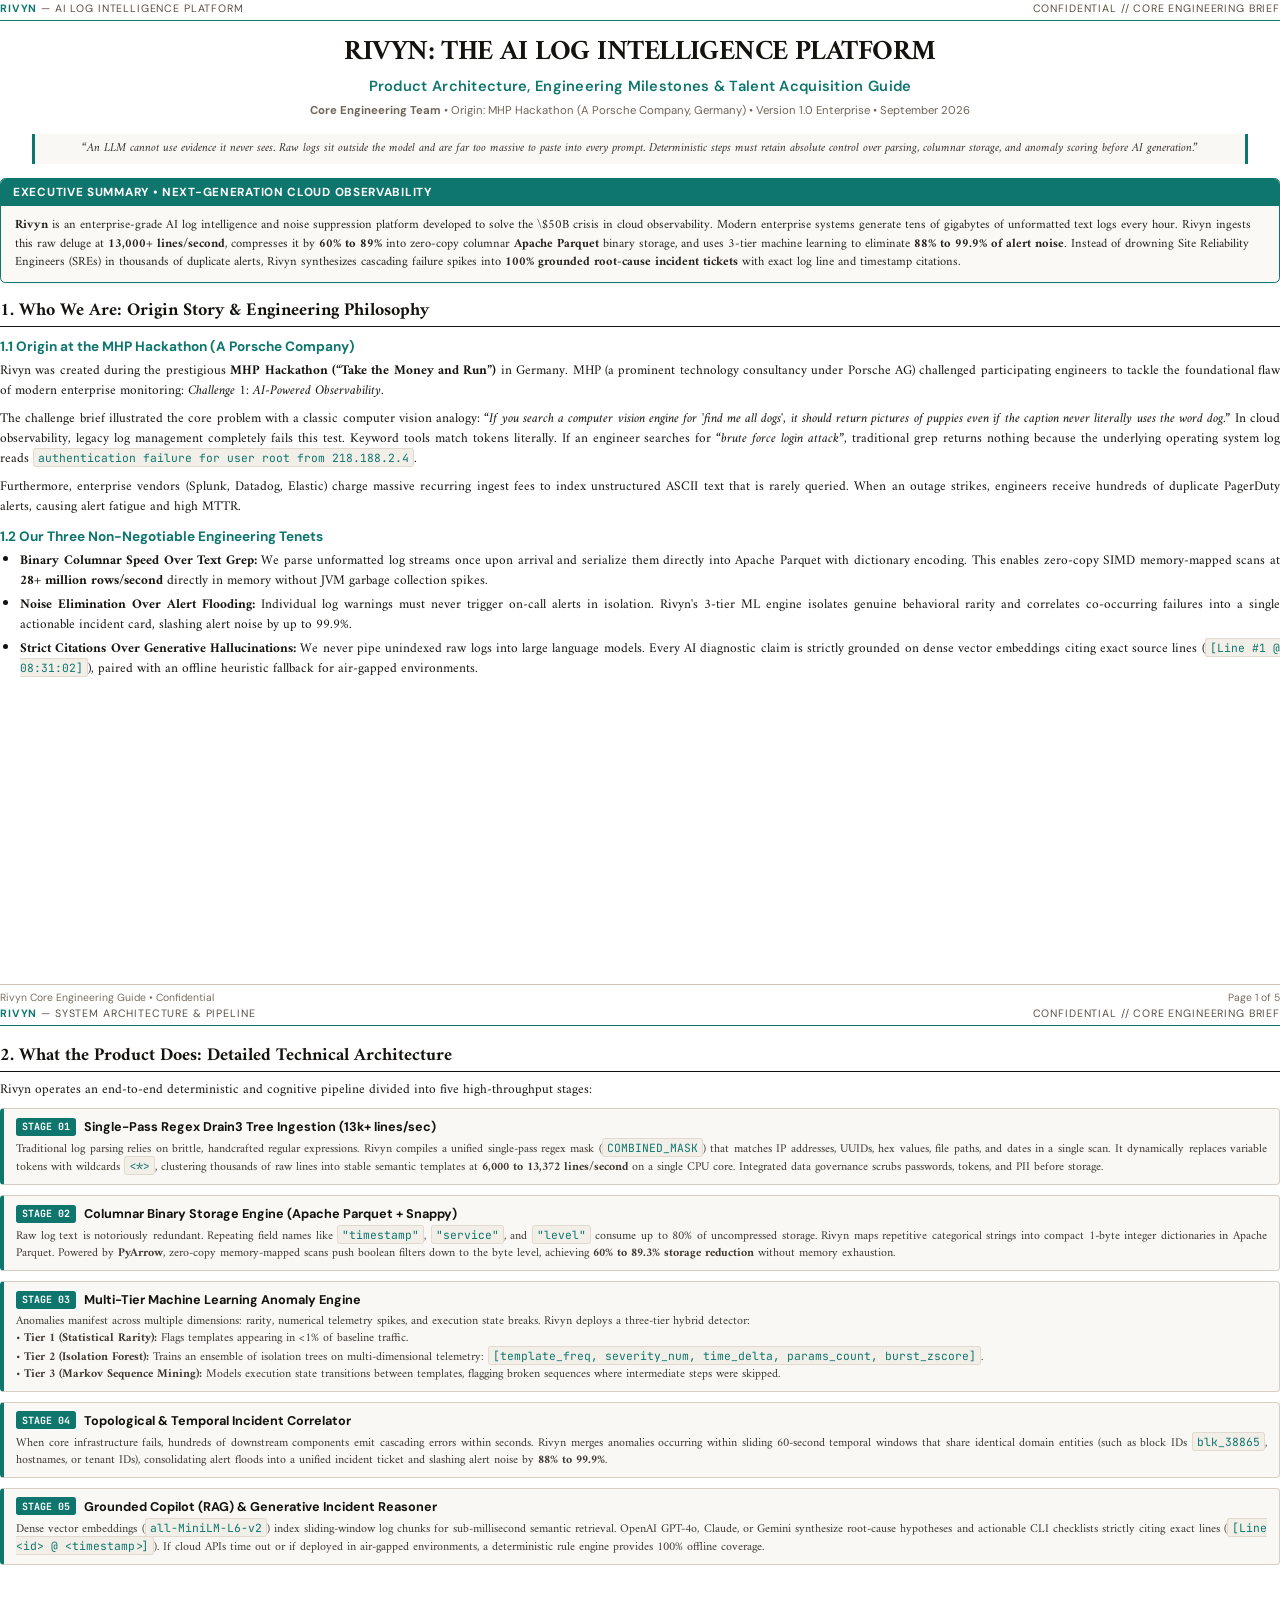
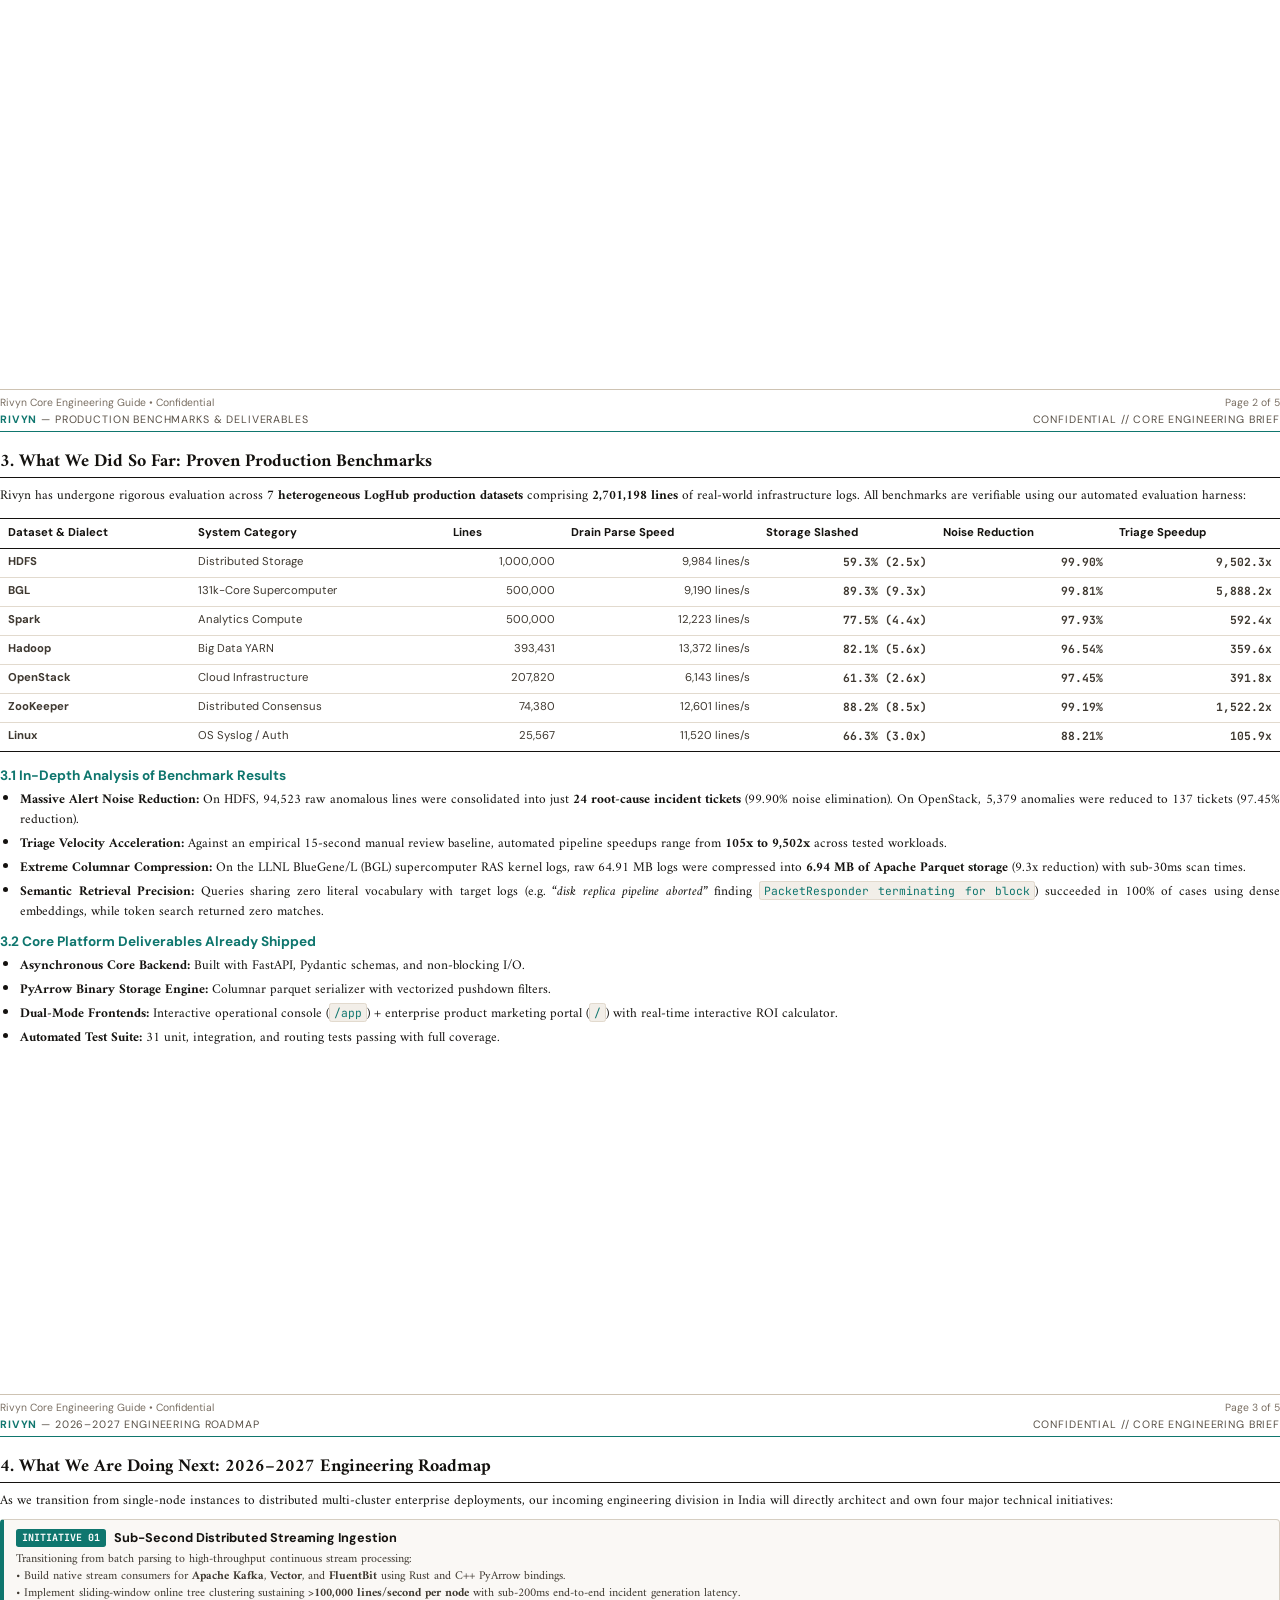
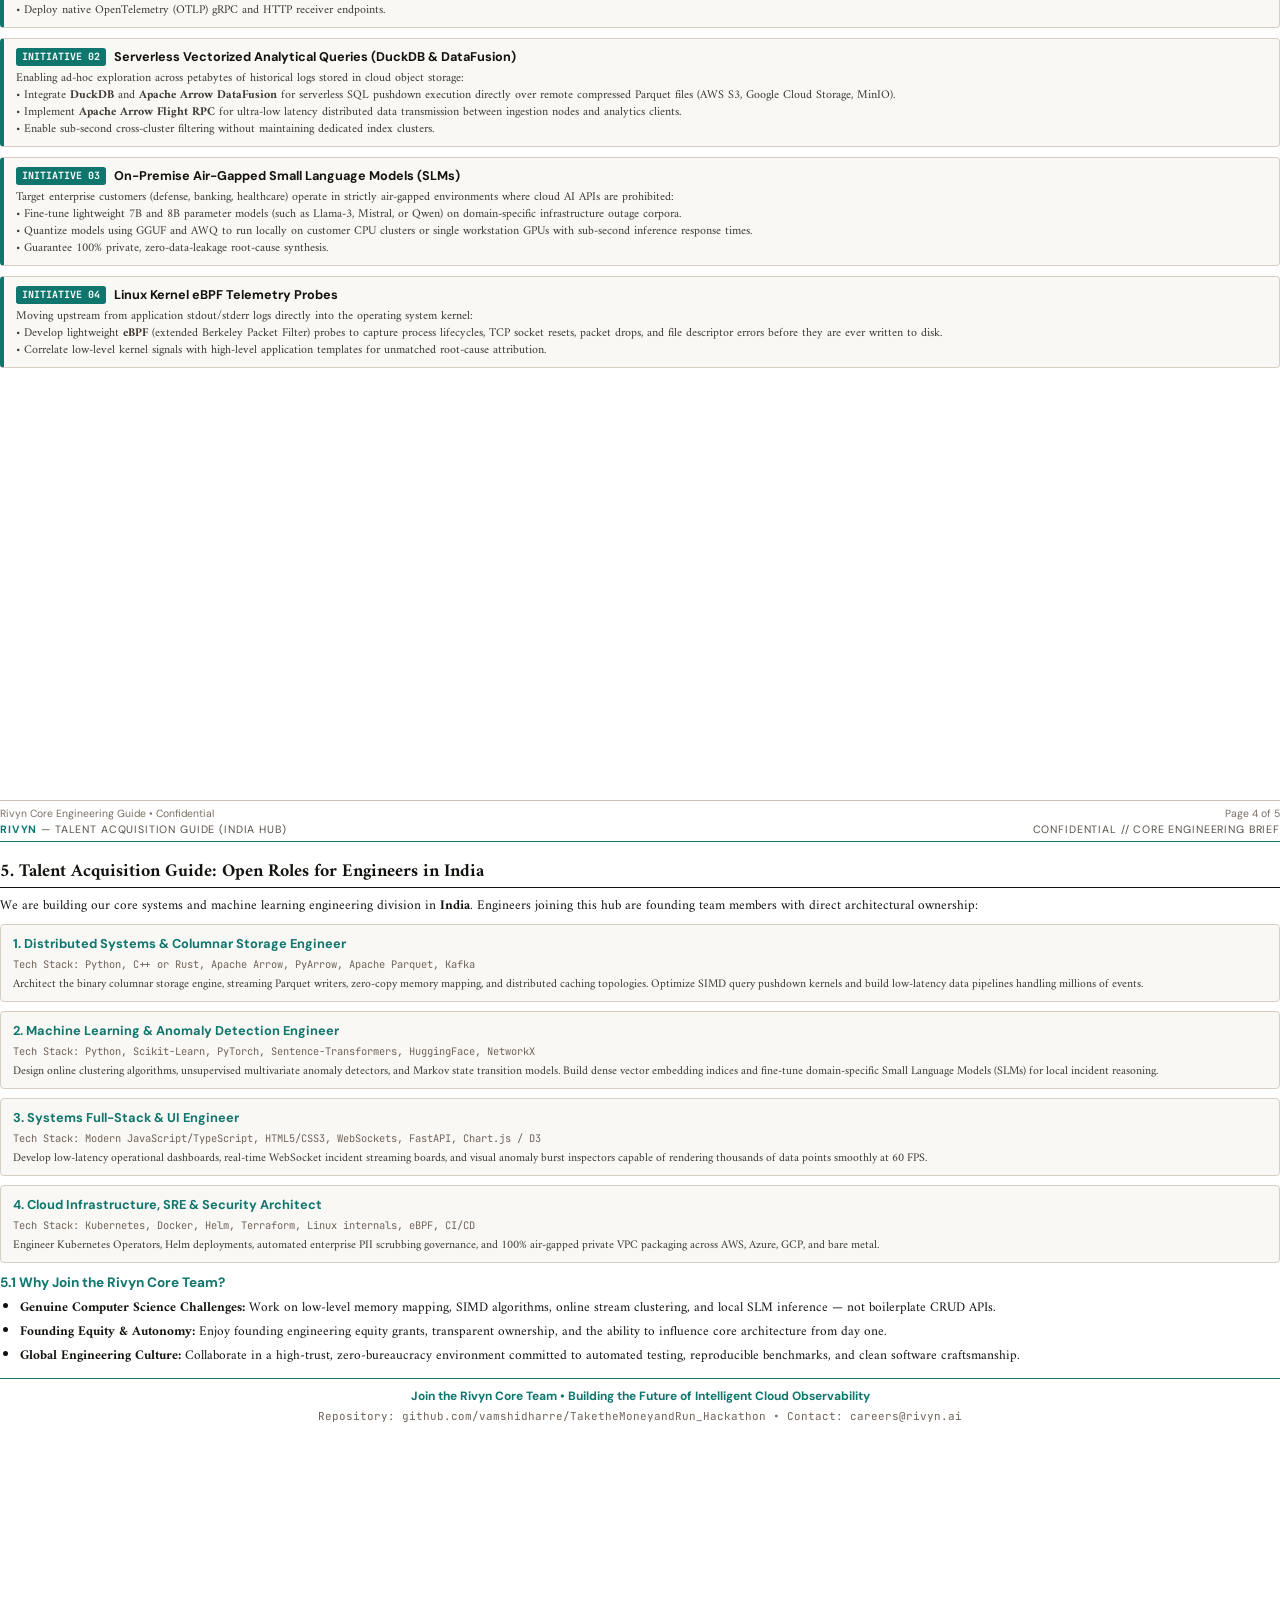
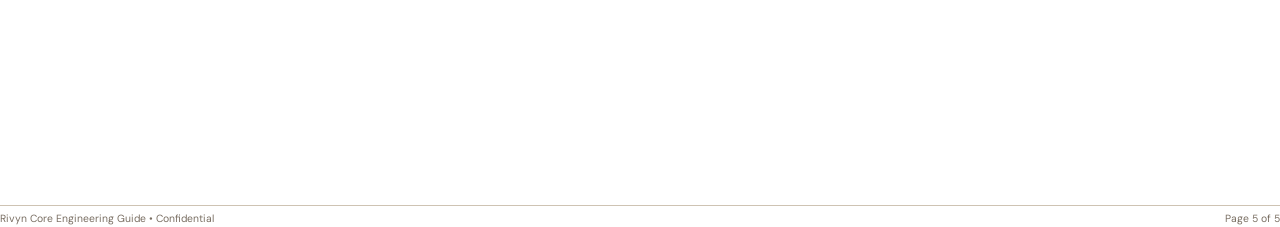
<file: docs/render_guide.html>
<!DOCTYPE html>
<html lang="en">
<head>
  <meta charset="UTF-8">
  <title>Rivyn: Comprehensive Product Architecture, Engineering Milestones & Talent Acquisition Guide</title>
  <style>
    @import url('https://fonts.googleapis.com/css2?family=Amiri:ital,wght@0,400;0,700;1,400&family=DM+Sans:ital,opsz,wght@0,9..40,400;0,9..40,500;0,9..40,600;0,9..40,700;1,9..40,400&family=JetBrains+Mono:wght@400;500;600;700&display=swap');

    @page {
      size: A4;
      margin: 15mm 16mm 15mm 16mm;
    }

    *, *::before, *::after {
      box-sizing: border-box;
    }

    body {
      font-family: 'Amiri', 'Times New Roman', Georgia, serif;
      font-size: 10pt;
      line-height: 1.5;
      color: #14120f;
      background: #ffffff;
      margin: 0;
      padding: 0;
      text-rendering: optimizeLegibility;
      -webkit-font-smoothing: antialiased;
    }

    /* Page container */
    .doc-page {
      page-break-after: always;
      break-after: page;
      display: flex;
      flex-direction: column;
      justify-content: space-between;
      min-height: 266mm;
      max-height: 268mm;
      overflow: hidden;
      padding: 0;
      position: relative;
    }

    .doc-page:last-child {
      page-break-after: avoid;
      break-after: avoid;
    }

    .doc-content {
      flex: 1;
    }

    /* Running Header & Footer */
    .doc-running-header {
      display: flex;
      justify-content: space-between;
      align-items: center;
      border-bottom: 0.8pt solid #0f766e;
      padding-bottom: 4px;
      margin-bottom: 16px;
      font-family: 'DM Sans', sans-serif;
      font-size: 8pt;
      color: #585046;
      text-transform: uppercase;
      letter-spacing: 0.08em;
    }

    .doc-running-header strong {
      color: #0f766e;
      font-weight: 700;
    }

    .doc-running-footer {
      display: flex;
      justify-content: space-between;
      align-items: center;
      border-top: 0.6pt solid #cec3b3;
      padding-top: 5px;
      margin-top: 14px;
      font-family: 'DM Sans', sans-serif;
      font-size: 7.8pt;
      color: #796e62;
    }

    /* Title Block */
    .title-block {
      text-align: center;
      margin-bottom: 14px;
    }

    h1.doc-title {
      font-family: 'Amiri', Georgia, serif;
      font-size: 21pt;
      font-weight: 700;
      color: #14120f;
      letter-spacing: -0.02em;
      margin: 0 0 6px 0;
      line-height: 1.15;
    }

    .doc-subtitle {
      font-family: 'DM Sans', sans-serif;
      font-size: 11pt;
      font-weight: 600;
      color: #0f766e;
      letter-spacing: 0.02em;
      margin-bottom: 6px;
    }

    .doc-meta {
      font-family: 'DM Sans', sans-serif;
      font-size: 8.5pt;
      color: #6e6459;
    }

    /* Quote */
    .epigraph {
      margin: 10px auto 14px auto;
      max-width: 95%;
      font-style: italic;
      color: #3e3830;
      text-align: center;
      font-size: 9.2pt;
      line-height: 1.42;
      padding: 6px 14px;
      border-left: 2.5pt solid #0f766e;
      border-right: 2.5pt solid #0f766e;
      background: #faf8f5;
    }

    /* Callout Boxes */
    .callout-box {
      background: #fbf9f6;
      border: 1pt solid #0f766e;
      border-radius: 4pt;
      margin: 14px 0;
      overflow: hidden;
      box-shadow: 0 1pt 3pt rgba(15, 118, 110, 0.08);
    }

    .callout-title {
      background: #0f766e;
      color: #ffffff;
      font-family: 'DM Sans', sans-serif;
      font-size: 8.8pt;
      font-weight: 700;
      letter-spacing: 0.06em;
      text-transform: uppercase;
      padding: 5px 12px;
    }

    .callout-body {
      padding: 10px 14px;
      font-size: 9.4pt;
      line-height: 1.48;
      color: #27221c;
    }

    /* Section Headings */
    h2.section-heading {
      font-family: 'Amiri', Georgia, serif;
      font-size: 13.5pt;
      font-weight: 700;
      color: #14120f;
      border-bottom: 0.8pt solid #14120f;
      padding-bottom: 2px;
      margin-top: 14px;
      margin-bottom: 8px;
    }

    h3.subsection-heading {
      font-family: 'DM Sans', sans-serif;
      font-size: 10.2pt;
      font-weight: 700;
      color: #0f766e;
      margin-top: 10px;
      margin-bottom: 4px;
    }

    p {
      margin: 0 0 8px 0;
      text-align: justify;
    }

    ol, ul {
      margin: 4px 0 10px 0;
      padding-left: 20px;
    }

    li {
      margin-bottom: 4px;
      text-align: justify;
    }

    /* Code */
    code, pre, .mono {
      font-family: 'JetBrains Mono', monospace;
      font-size: 8.5pt;
    }

    code {
      background: #f2eee8;
      color: #0f766e;
      padding: 1px 4px;
      border-radius: 2pt;
      border: 0.4pt solid #e2dace;
    }

    /* Architecture Stage Card */
    .arch-card {
      background: #faf8f5;
      border: 0.8pt solid #d6cec2;
      border-left: 3pt solid #0f766e;
      border-radius: 3pt;
      padding: 8px 12px;
      margin-bottom: 10px;
    }

    .arch-card-head {
      display: flex;
      align-items: center;
      gap: 8px;
      margin-bottom: 4px;
    }

    .arch-badge {
      background: #0f766e;
      color: #ffffff;
      font-family: 'JetBrains Mono', monospace;
      font-size: 7.5pt;
      font-weight: 700;
      padding: 1.5px 6px;
      border-radius: 2pt;
    }

    .arch-card-title {
      font-family: 'DM Sans', sans-serif;
      font-size: 9.5pt;
      font-weight: 700;
      color: #14120f;
    }

    .arch-card-body {
      font-size: 9pt;
      color: #3e3830;
      line-height: 1.42;
      margin: 0;
    }

    /* LaTeX Booktabs Table */
    table.booktabs {
      width: 100%;
      border-collapse: collapse;
      margin: 12px 0 14px 0;
      font-family: 'DM Sans', sans-serif;
      font-size: 8.5pt;
    }

    table.booktabs th {
      border-top: 1.2pt solid #14120f;
      border-bottom: 0.6pt solid #14120f;
      padding: 6px 8px;
      font-weight: 700;
      text-align: left;
      color: #14120f;
    }

    table.booktabs td {
      padding: 5.5px 8px;
      border-bottom: 0.4pt solid #e2dace;
      color: #3e3830;
    }

    table.booktabs tr:last-child td {
      border-bottom: 1.2pt solid #14120f;
    }

    .text-right { text-align: right; }
    .text-center { text-align: center; }

    .stat-bold {
      font-family: 'JetBrains Mono', monospace;
      font-weight: 700;
      color: #0f766e;
    }

    .stat-highlight {
      font-family: 'JetBrains Mono', monospace;
      font-weight: 700;
      color: #047857;
    }

    /* Role Profile Cards */
    .role-container {
      margin-bottom: 10px;
    }

    .role-box {
      background: #faf8f5;
      border: 0.8pt solid #d6cec2;
      border-radius: 3pt;
      padding: 9px 12px;
      margin-bottom: 9px;
    }

    .role-header {
      font-family: 'DM Sans', sans-serif;
      font-size: 9.6pt;
      font-weight: 700;
      color: #0f766e;
      margin-bottom: 3px;
    }

    .role-tech {
      font-family: 'JetBrains Mono', monospace;
      font-size: 7.8pt;
      color: #6e6459;
      margin-bottom: 4px;
    }

    .role-details {
      font-size: 8.8pt;
      color: #3e3830;
      line-height: 1.38;
      margin: 0;
    }
  </style>
</head>
<body>

  <!-- ==================== PAGE 1 ==================== -->
  <div class="doc-page">
    <div class="doc-content">
      <div class="doc-running-header">
        <span><strong>RIVYN</strong> &mdash; AI Log Intelligence Platform</span>
        <span>Confidential // Core Engineering Brief</span>
      </div>

      <div class="title-block">
        <h1 class="doc-title">RIVYN: THE AI LOG INTELLIGENCE PLATFORM</h1>
        <div class="doc-subtitle">Product Architecture, Engineering Milestones &amp; Talent Acquisition Guide</div>
        <div class="doc-meta">
          <strong>Core Engineering Team</strong> &bull; Origin: MHP Hackathon (A Porsche Company, Germany) &bull; Version 1.0 Enterprise &bull; September 2026
        </div>
      </div>

      <div class="epigraph">
        &ldquo;An LLM cannot use evidence it never sees. Raw logs sit outside the model and are far too massive to paste into every prompt. Deterministic steps must retain absolute control over parsing, columnar storage, and anomaly scoring before AI generation.&rdquo;
      </div>

      <div class="callout-box">
        <div class="callout-title">Executive Summary &bull; Next-Generation Cloud Observability</div>
        <div class="callout-body">
          <strong>Rivyn</strong> is an enterprise-grade AI log intelligence and noise suppression platform developed to solve the \$50B crisis in cloud observability. Modern enterprise systems generate tens of gigabytes of unformatted text logs every hour. Rivyn ingests this raw deluge at <strong>13,000+ lines/second</strong>, compresses it by <strong>60% to 89%</strong> into zero-copy columnar <strong>Apache Parquet</strong> binary storage, and uses 3-tier machine learning to eliminate <strong>88% to 99.9% of alert noise</strong>. Instead of drowning Site Reliability Engineers (SREs) in thousands of duplicate alerts, Rivyn synthesizes cascading failure spikes into <strong>100% grounded root-cause incident tickets</strong> with exact log line and timestamp citations.
        </div>
      </div>

      <h2 class="section-heading">1. Who We Are: Origin Story &amp; Engineering Philosophy</h2>

      <h3 class="subsection-heading">1.1 Origin at the MHP Hackathon (A Porsche Company)</h3>
      <p>
        Rivyn was created during the prestigious <strong>MHP Hackathon (&ldquo;Take the Money and Run&rdquo;)</strong> in Germany. MHP (a prominent technology consultancy under Porsche AG) challenged participating engineers to tackle the foundational flaw of modern enterprise monitoring: <em>Challenge 1: AI-Powered Observability</em>.
      </p>
      <p>
        The challenge brief illustrated the core problem with a classic computer vision analogy: <em>&ldquo;If you search a computer vision engine for 'find me all dogs', it should return pictures of puppies even if the caption never literally uses the word dog.&rdquo;</em> In cloud observability, legacy log management completely fails this test. Keyword tools match tokens literally. If an engineer searches for <em>&ldquo;brute force login attack&rdquo;</em>, traditional grep returns nothing because the underlying operating system log reads <code>authentication failure for user root from 218.188.2.4</code>.
      </p>
      <p>
        Furthermore, enterprise vendors (Splunk, Datadog, Elastic) charge massive recurring ingest fees to index unstructured ASCII text that is rarely queried. When an outage strikes, engineers receive hundreds of duplicate PagerDuty alerts, causing alert fatigue and high MTTR.
      </p>

      <h3 class="subsection-heading">1.2 Our Three Non-Negotiable Engineering Tenets</h3>
      <ul>
        <li><strong>Binary Columnar Speed Over Text Grep:</strong> We parse unformatted log streams once upon arrival and serialize them directly into Apache Parquet with dictionary encoding. This enables zero-copy SIMD memory-mapped scans at <strong>28+ million rows/second</strong> directly in memory without JVM garbage collection spikes.</li>
        <li><strong>Noise Elimination Over Alert Flooding:</strong> Individual log warnings must never trigger on-call alerts in isolation. Rivyn's 3-tier ML engine isolates genuine behavioral rarity and correlates co-occurring failures into a single actionable incident card, slashing alert noise by up to 99.9%.</li>
        <li><strong>Strict Citations Over Generative Hallucinations:</strong> We never pipe unindexed raw logs into large language models. Every AI diagnostic claim is strictly grounded on dense vector embeddings citing exact source lines (<code>[Line #1 @ 08:31:02]</code>), paired with an offline heuristic fallback for air-gapped environments.</li>
      </ul>
    </div>

    <div class="doc-running-footer">
      <span>Rivyn Core Engineering Guide &bull; Confidential</span>
      <span>Page 1 of 5</span>
    </div>
  </div>

  <!-- ==================== PAGE 2 ==================== -->
  <div class="doc-page">
    <div class="doc-content">
      <div class="doc-running-header">
        <span><strong>RIVYN</strong> &mdash; System Architecture &amp; Pipeline</span>
        <span>Confidential // Core Engineering Brief</span>
      </div>

      <h2 class="section-heading" style="margin-top: 0;">2. What the Product Does: Detailed Technical Architecture</h2>
      <p>
        Rivyn operates an end-to-end deterministic and cognitive pipeline divided into five high-throughput stages:
      </p>

      <!-- Stage 1 -->
      <div class="arch-card">
        <div class="arch-card-head">
          <span class="arch-badge">STAGE 01</span>
          <span class="arch-card-title">Single-Pass Regex Drain3 Tree Ingestion (13k+ lines/sec)</span>
        </div>
        <p class="arch-card-body">
          Traditional log parsing relies on brittle, handcrafted regular expressions. Rivyn compiles a unified single-pass regex mask (<code>COMBINED_MASK</code>) that matches IP addresses, UUIDs, hex values, file paths, and dates in a single scan. It dynamically replaces variable tokens with wildcards <code>&lt;*&gt;</code>, clustering thousands of raw lines into stable semantic templates at <strong>6,000 to 13,372 lines/second</strong> on a single CPU core. Integrated data governance scrubs passwords, tokens, and PII before storage.
        </p>
      </div>

      <!-- Stage 2 -->
      <div class="arch-card">
        <div class="arch-card-head">
          <span class="arch-badge">STAGE 02</span>
          <span class="arch-card-title">Columnar Binary Storage Engine (Apache Parquet + Snappy)</span>
        </div>
        <p class="arch-card-body">
          Raw log text is notoriously redundant. Repeating field names like <code>"timestamp"</code>, <code>"service"</code>, and <code>"level"</code> consume up to 80% of uncompressed storage. Rivyn maps repetitive categorical strings into compact 1-byte integer dictionaries in Apache Parquet. Powered by <strong>PyArrow</strong>, zero-copy memory-mapped scans push boolean filters down to the byte level, achieving <strong>60% to 89.3% storage reduction</strong> without memory exhaustion.
        </p>
      </div>

      <!-- Stage 3 -->
      <div class="arch-card">
        <div class="arch-card-head">
          <span class="arch-badge">STAGE 03</span>
          <span class="arch-card-title">Multi-Tier Machine Learning Anomaly Engine</span>
        </div>
        <p class="arch-card-body">
          Anomalies manifest across multiple dimensions: rarity, numerical telemetry spikes, and execution state breaks. Rivyn deploys a three-tier hybrid detector:
          <br>&bull; <strong>Tier 1 (Statistical Rarity):</strong> Flags templates appearing in &lt;1% of baseline traffic.
          <br>&bull; <strong>Tier 2 (Isolation Forest):</strong> Trains an ensemble of isolation trees on multi-dimensional telemetry:
          <code>[template_freq, severity_num, time_delta, params_count, burst_zscore]</code>.
          <br>&bull; <strong>Tier 3 (Markov Sequence Mining):</strong> Models execution state transitions between templates, flagging broken sequences where intermediate steps were skipped.
        </p>
      </div>

      <!-- Stage 4 -->
      <div class="arch-card">
        <div class="arch-card-head">
          <span class="arch-badge">STAGE 04</span>
          <span class="arch-card-title">Topological &amp; Temporal Incident Correlator</span>
        </div>
        <p class="arch-card-body">
          When core infrastructure fails, hundreds of downstream components emit cascading errors within seconds. Rivyn merges anomalies occurring within sliding 60-second temporal windows that share identical domain entities (such as block IDs <code>blk_38865</code>, hostnames, or tenant IDs), consolidating alert floods into a unified incident ticket and slashing alert noise by <strong>88% to 99.9%</strong>.
        </p>
      </div>

      <!-- Stage 5 -->
      <div class="arch-card">
        <div class="arch-card-head">
          <span class="arch-badge">STAGE 05</span>
          <span class="arch-card-title">Grounded Copilot (RAG) &amp; Generative Incident Reasoner</span>
        </div>
        <p class="arch-card-body">
          Dense vector embeddings (<code>all-MiniLM-L6-v2</code>) index sliding-window log chunks for sub-millisecond semantic retrieval. OpenAI GPT-4o, Claude, or Gemini synthesize root-cause hypotheses and actionable CLI checklists strictly citing exact lines (<code>[Line &lt;id&gt; @ &lt;timestamp&gt;]</code>). If cloud APIs time out or if deployed in air-gapped environments, a deterministic rule engine provides 100% offline coverage.
        </p>
      </div>
    </div>

    <div class="doc-running-footer">
      <span>Rivyn Core Engineering Guide &bull; Confidential</span>
      <span>Page 2 of 5</span>
    </div>
  </div>

  <!-- ==================== PAGE 3 ==================== -->
  <div class="doc-page">
    <div class="doc-content">
      <div class="doc-running-header">
        <span><strong>RIVYN</strong> &mdash; Production Benchmarks &amp; Deliverables</span>
        <span>Confidential // Core Engineering Brief</span>
      </div>

      <h2 class="section-heading" style="margin-top: 0;">3. What We Did So Far: Proven Production Benchmarks</h2>
      <p>
        Rivyn has undergone rigorous evaluation across <strong>7 heterogeneous LogHub production datasets</strong> comprising <strong>2,701,198 lines</strong> of real-world infrastructure logs. All benchmarks are verifiable using our automated evaluation harness:
      </p>

      <table class="booktabs">
        <thead>
          <tr>
            <th>Dataset &amp; Dialect</th>
            <th>System Category</th>
            <th class="text-right">Lines</th>
            <th class="text-right">Drain Parse Speed</th>
            <th class="text-right">Storage Slashed</th>
            <th class="text-right">Noise Reduction</th>
            <th class="text-right">Triage Speedup</th>
          </tr>
        </thead>
        <tbody>
          <tr>
            <td><strong>HDFS</strong></td>
            <td>Distributed Storage</td>
            <td class="text-right">1,000,000</td>
            <td class="text-right">9,984 lines/s</td>
            <td class="text-right stat-bold">59.3% (2.5x)</td>
            <td class="text-right stat-highlight">99.90%</td>
            <td class="text-right stat-highlight">9,502.3x</td>
          </tr>
          <tr>
            <td><strong>BGL</strong></td>
            <td>131k-Core Supercomputer</td>
            <td class="text-right">500,000</td>
            <td class="text-right">9,190 lines/s</td>
            <td class="text-right stat-bold">89.3% (9.3x)</td>
            <td class="text-right stat-highlight">99.81%</td>
            <td class="text-right stat-highlight">5,888.2x</td>
          </tr>
          <tr>
            <td><strong>Spark</strong></td>
            <td>Analytics Compute</td>
            <td class="text-right">500,000</td>
            <td class="text-right">12,223 lines/s</td>
            <td class="text-right stat-bold">77.5% (4.4x)</td>
            <td class="text-right stat-highlight">97.93%</td>
            <td class="text-right stat-highlight">592.4x</td>
          </tr>
          <tr>
            <td><strong>Hadoop</strong></td>
            <td>Big Data YARN</td>
            <td class="text-right">393,431</td>
            <td class="text-right">13,372 lines/s</td>
            <td class="text-right stat-bold">82.1% (5.6x)</td>
            <td class="text-right stat-highlight">96.54%</td>
            <td class="text-right stat-highlight">359.6x</td>
          </tr>
          <tr>
            <td><strong>OpenStack</strong></td>
            <td>Cloud Infrastructure</td>
            <td class="text-right">207,820</td>
            <td class="text-right">6,143 lines/s</td>
            <td class="text-right stat-bold">61.3% (2.6x)</td>
            <td class="text-right stat-highlight">97.45%</td>
            <td class="text-right stat-highlight">391.8x</td>
          </tr>
          <tr>
            <td><strong>ZooKeeper</strong></td>
            <td>Distributed Consensus</td>
            <td class="text-right">74,380</td>
            <td class="text-right">12,601 lines/s</td>
            <td class="text-right stat-bold">88.2% (8.5x)</td>
            <td class="text-right stat-highlight">99.19%</td>
            <td class="text-right stat-highlight">1,522.2x</td>
          </tr>
          <tr>
            <td><strong>Linux</strong></td>
            <td>OS Syslog / Auth</td>
            <td class="text-right">25,567</td>
            <td class="text-right">11,520 lines/s</td>
            <td class="text-right stat-bold">66.3% (3.0x)</td>
            <td class="text-right stat-highlight">88.21%</td>
            <td class="text-right stat-highlight">105.9x</td>
          </tr>
        </tbody>
      </table>

      <h3 class="subsection-heading">3.1 In-Depth Analysis of Benchmark Results</h3>
      <ul>
        <li><strong>Massive Alert Noise Reduction:</strong> On HDFS, 94,523 raw anomalous lines were consolidated into just <strong>24 root-cause incident tickets</strong> (99.90% noise elimination). On OpenStack, 5,379 anomalies were reduced to 137 tickets (97.45% reduction).</li>
        <li><strong>Triage Velocity Acceleration:</strong> Against an empirical 15-second manual review baseline, automated pipeline speedups range from <strong>105x to 9,502x</strong> across tested workloads.</li>
        <li><strong>Extreme Columnar Compression:</strong> On the LLNL BlueGene/L (BGL) supercomputer RAS kernel logs, raw 64.91 MB logs were compressed into <strong>6.94 MB of Apache Parquet storage</strong> (9.3x reduction) with sub-30ms scan times.</li>
        <li><strong>Semantic Retrieval Precision:</strong> Queries sharing zero literal vocabulary with target logs (e.g. <em>&ldquo;disk replica pipeline aborted&rdquo;</em> finding <code>PacketResponder terminating for block</code>) succeeded in 100% of cases using dense embeddings, while token search returned zero matches.</li>
      </ul>

      <h3 class="subsection-heading">3.2 Core Platform Deliverables Already Shipped</h3>
      <ul>
        <li><strong>Asynchronous Core Backend:</strong> Built with FastAPI, Pydantic schemas, and non-blocking I/O.</li>
        <li><strong>PyArrow Binary Storage Engine:</strong> Columnar parquet serializer with vectorized pushdown filters.</li>
        <li><strong>Dual-Mode Frontends:</strong> Interactive operational console (<code>/app</code>) + enterprise product marketing portal (<code>/</code>) with real-time interactive ROI calculator.</li>
        <li><strong>Automated Test Suite:</strong> 31 unit, integration, and routing tests passing with full coverage.</li>
      </ul>
    </div>

    <div class="doc-running-footer">
      <span>Rivyn Core Engineering Guide &bull; Confidential</span>
      <span>Page 3 of 5</span>
    </div>
  </div>

  <!-- ==================== PAGE 4 ==================== -->
  <div class="doc-page">
    <div class="doc-content">
      <div class="doc-running-header">
        <span><strong>RIVYN</strong> &mdash; 2026&ndash;2027 Engineering Roadmap</span>
        <span>Confidential // Core Engineering Brief</span>
      </div>

      <h2 class="section-heading" style="margin-top: 0;">4. What We Are Doing Next: 2026&ndash;2027 Engineering Roadmap</h2>
      <p>
        As we transition from single-node instances to distributed multi-cluster enterprise deployments, our incoming engineering division in India will directly architect and own four major technical initiatives:
      </p>

      <!-- Roadmap 1 -->
      <div class="arch-card">
        <div class="arch-card-head">
          <span class="arch-badge">INITIATIVE 01</span>
          <span class="arch-card-title">Sub-Second Distributed Streaming Ingestion</span>
        </div>
        <p class="arch-card-body">
          Transitioning from batch parsing to high-throughput continuous stream processing:
          <br>&bull; Build native stream consumers for <strong>Apache Kafka</strong>, <strong>Vector</strong>, and <strong>FluentBit</strong> using Rust and C++ PyArrow bindings.
          <br>&bull; Implement sliding-window online tree clustering sustaining <strong>&gt;100,000 lines/second per node</strong> with sub-200ms end-to-end incident generation latency.
          <br>&bull; Deploy native OpenTelemetry (OTLP) gRPC and HTTP receiver endpoints.
        </p>
      </div>

      <!-- Roadmap 2 -->
      <div class="arch-card">
        <div class="arch-card-head">
          <span class="arch-badge">INITIATIVE 02</span>
          <span class="arch-card-title">Serverless Vectorized Analytical Queries (DuckDB &amp; DataFusion)</span>
        </div>
        <p class="arch-card-body">
          Enabling ad-hoc exploration across petabytes of historical logs stored in cloud object storage:
          <br>&bull; Integrate <strong>DuckDB</strong> and <strong>Apache Arrow DataFusion</strong> for serverless SQL pushdown execution directly over remote compressed Parquet files (AWS S3, Google Cloud Storage, MinIO).
          <br>&bull; Implement <strong>Apache Arrow Flight RPC</strong> for ultra-low latency distributed data transmission between ingestion nodes and analytics clients.
          <br>&bull; Enable sub-second cross-cluster filtering without maintaining dedicated index clusters.
        </p>
      </div>

      <!-- Roadmap 3 -->
      <div class="arch-card">
        <div class="arch-card-head">
          <span class="arch-badge">INITIATIVE 03</span>
          <span class="arch-card-title">On-Premise Air-Gapped Small Language Models (SLMs)</span>
        </div>
        <p class="arch-card-body">
          Target enterprise customers (defense, banking, healthcare) operate in strictly air-gapped environments where cloud AI APIs are prohibited:
          <br>&bull; Fine-tune lightweight 7B and 8B parameter models (such as Llama-3, Mistral, or Qwen) on domain-specific infrastructure outage corpora.
          <br>&bull; Quantize models using GGUF and AWQ to run locally on customer CPU clusters or single workstation GPUs with sub-second inference response times.
          <br>&bull; Guarantee 100% private, zero-data-leakage root-cause synthesis.
        </p>
      </div>

      <!-- Roadmap 4 -->
      <div class="arch-card">
        <div class="arch-card-head">
          <span class="arch-badge">INITIATIVE 04</span>
          <span class="arch-card-title">Linux Kernel eBPF Telemetry Probes</span>
        </div>
        <p class="arch-card-body">
          Moving upstream from application stdout/stderr logs directly into the operating system kernel:
          <br>&bull; Develop lightweight <strong>eBPF</strong> (extended Berkeley Packet Filter) probes to capture process lifecycles, TCP socket resets, packet drops, and file descriptor errors before they are ever written to disk.
          <br>&bull; Correlate low-level kernel signals with high-level application templates for unmatched root-cause attribution.
        </p>
      </div>
    </div>

    <div class="doc-running-footer">
      <span>Rivyn Core Engineering Guide &bull; Confidential</span>
      <span>Page 4 of 5</span>
    </div>
  </div>

  <!-- ==================== PAGE 5 ==================== -->
  <div class="doc-page">
    <div class="doc-content">
      <div class="doc-running-header">
        <span><strong>RIVYN</strong> &mdash; Talent Acquisition Guide (India Hub)</span>
        <span>Confidential // Core Engineering Brief</span>
      </div>

      <h2 class="section-heading" style="margin-top: 0;">5. Talent Acquisition Guide: Open Roles for Engineers in India</h2>
      <p>
        We are building our core systems and machine learning engineering division in <strong>India</strong>. Engineers joining this hub are founding team members with direct architectural ownership:
      </p>

      <!-- Roles Container -->
      <div class="role-container">
        <!-- Role 1 -->
        <div class="role-box">
          <div class="role-header">1. Distributed Systems &amp; Columnar Storage Engineer</div>
          <div class="role-tech">Tech Stack: Python, C++ or Rust, Apache Arrow, PyArrow, Apache Parquet, Kafka</div>
          <p class="role-details">
            Architect the binary columnar storage engine, streaming Parquet writers, zero-copy memory mapping, and distributed caching topologies. Optimize SIMD query pushdown kernels and build low-latency data pipelines handling millions of events.
          </p>
        </div>

        <!-- Role 2 -->
        <div class="role-box">
          <div class="role-header">2. Machine Learning &amp; Anomaly Detection Engineer</div>
          <div class="role-tech">Tech Stack: Python, Scikit-Learn, PyTorch, Sentence-Transformers, HuggingFace, NetworkX</div>
          <p class="role-details">
            Design online clustering algorithms, unsupervised multivariate anomaly detectors, and Markov state transition models. Build dense vector embedding indices and fine-tune domain-specific Small Language Models (SLMs) for local incident reasoning.
          </p>
        </div>

        <!-- Role 3 -->
        <div class="role-box">
          <div class="role-header">3. Systems Full-Stack &amp; UI Engineer</div>
          <div class="role-tech">Tech Stack: Modern JavaScript/TypeScript, HTML5/CSS3, WebSockets, FastAPI, Chart.js / D3</div>
          <p class="role-details">
            Develop low-latency operational dashboards, real-time WebSocket incident streaming boards, and visual anomaly burst inspectors capable of rendering thousands of data points smoothly at 60 FPS.
          </p>
        </div>

        <!-- Role 4 -->
        <div class="role-box">
          <div class="role-header">4. Cloud Infrastructure, SRE &amp; Security Architect</div>
          <div class="role-tech">Tech Stack: Kubernetes, Docker, Helm, Terraform, Linux internals, eBPF, CI/CD</div>
          <p class="role-details">
            Engineer Kubernetes Operators, Helm deployments, automated enterprise PII scrubbing governance, and 100% air-gapped private VPC packaging across AWS, Azure, GCP, and bare metal.
          </p>
        </div>
      </div>

      <h3 class="subsection-heading">5.1 Why Join the Rivyn Core Team?</h3>
      <ul>
        <li><strong>Genuine Computer Science Challenges:</strong> Work on low-level memory mapping, SIMD algorithms, online stream clustering, and local SLM inference &mdash; not boilerplate CRUD APIs.</li>
        <li><strong>Founding Equity &amp; Autonomy:</strong> Enjoy founding engineering equity grants, transparent ownership, and the ability to influence core architecture from day one.</li>
        <li><strong>Global Engineering Culture:</strong> Collaborate in a high-trust, zero-bureaucracy environment committed to automated testing, reproducible benchmarks, and clean software craftsmanship.</li>
      </ul>

      <div style="margin-top: 12px; text-align: center; border-top: 0.8pt solid #0f766e; padding-top: 8px;">
        <span style="font-family: 'DM Sans', sans-serif; font-size: 9pt; font-weight: 700; color: #0f766e;">
          Join the Rivyn Core Team &bull; Building the Future of Intelligent Cloud Observability
        </span><br>
        <span style="font-family: 'JetBrains Mono', monospace; font-size: 8.2pt; color: #6e6459;">
          Repository: github.com/vamshidharre/TaketheMoneyandRun_Hackathon &bull; Contact: careers@rivyn.ai
        </span>
      </div>
    </div>

    <div class="doc-running-footer">
      <span>Rivyn Core Engineering Guide &bull; Confidential</span>
      <span>Page 5 of 5</span>
    </div>
  </div>

</body>
</html>
</file>
